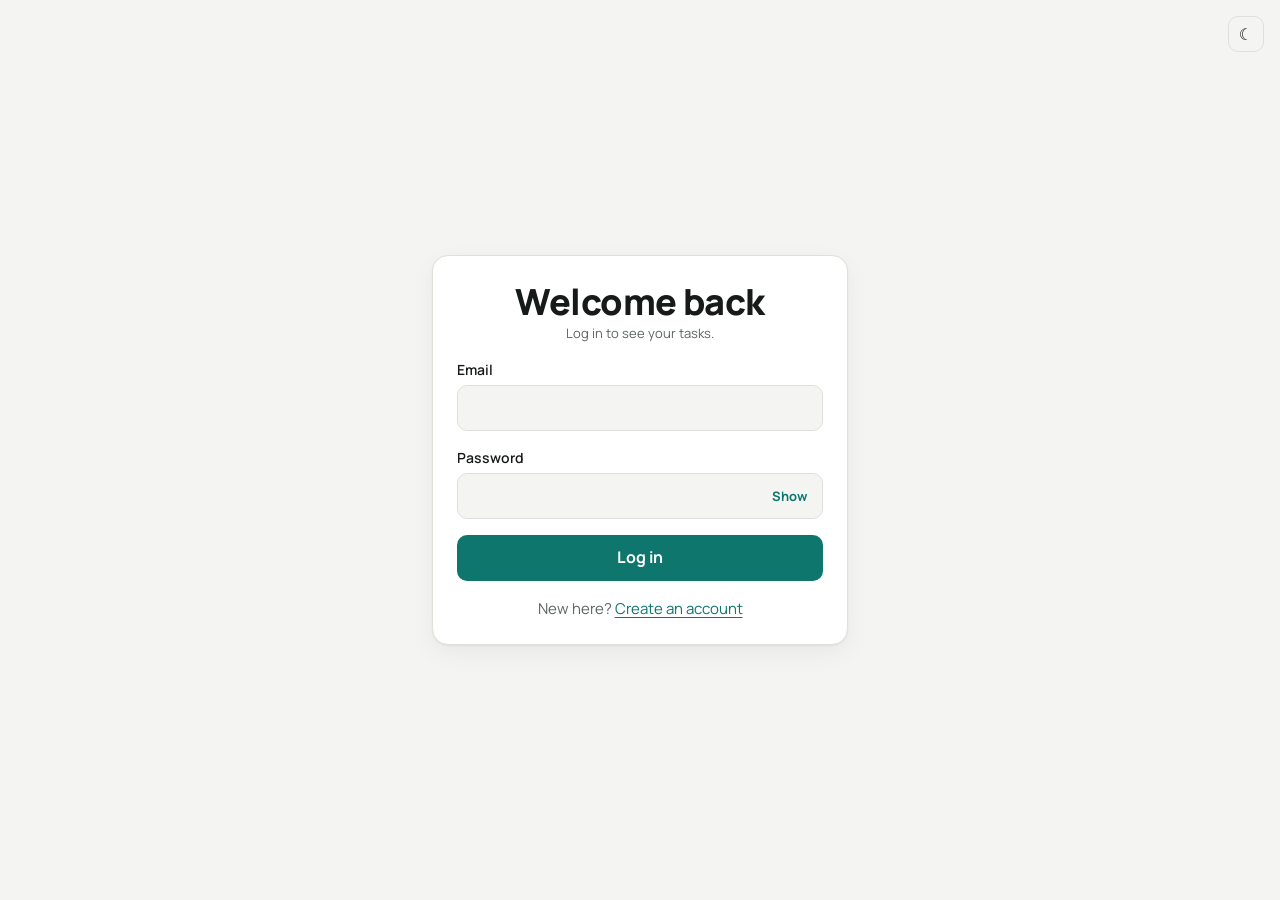
<file: login.html>
<!DOCTYPE html>
<html lang="en">
<head>
  <meta charset="utf-8">
  <meta name="viewport" content="width=device-width, initial-scale=1">
  <title>Log in · Tasklane</title>
  <script src="js/theme.js"></script>
  <link rel="stylesheet" href="css/base.css">
  <link rel="stylesheet" href="css/themes.css">
  <link rel="stylesheet" href="css/layout.css">
  <link rel="stylesheet" href="css/components.css">
  <link rel="stylesheet" href="css/pages.css">
</head>
<body>
  <main class="auth-shell">
    <button class="icon-btn auth-shell__theme" type="button" data-theme-toggle aria-label="Switch theme">
      <span class="icon-moon">☾</span><span class="icon-sun">☀</span>
    </button>

    <section class="card auth-card">
      <div class="auth-card__brand">
        <h1>Welcome back</h1>
        <p class="field__hint">Log in to see your tasks.</p>
      </div>

      <form class="form" action="login" method="post">
        <div class="field">
          <label for="email">Email</label>
          <input class="input" id="email" name="email" type="email" autocomplete="email" required>
        </div>
        <div class="field">
          <label for="password">Password</label>
          <div class="password-wrap">
            <input class="input" id="password" name="password" type="password" autocomplete="current-password" required>
            <button class="password-wrap__toggle" type="button" data-password-toggle="password">Show</button>
          </div>
        </div>
        <button class="btn btn--block" type="submit">Log in</button>
      </form>

      <p class="auth-card__alt">New here? <a href="register.html">Create an account</a></p>
    </section>
  </main>

  <script src="js/password.js"></script>
</body>
</html>
</file>
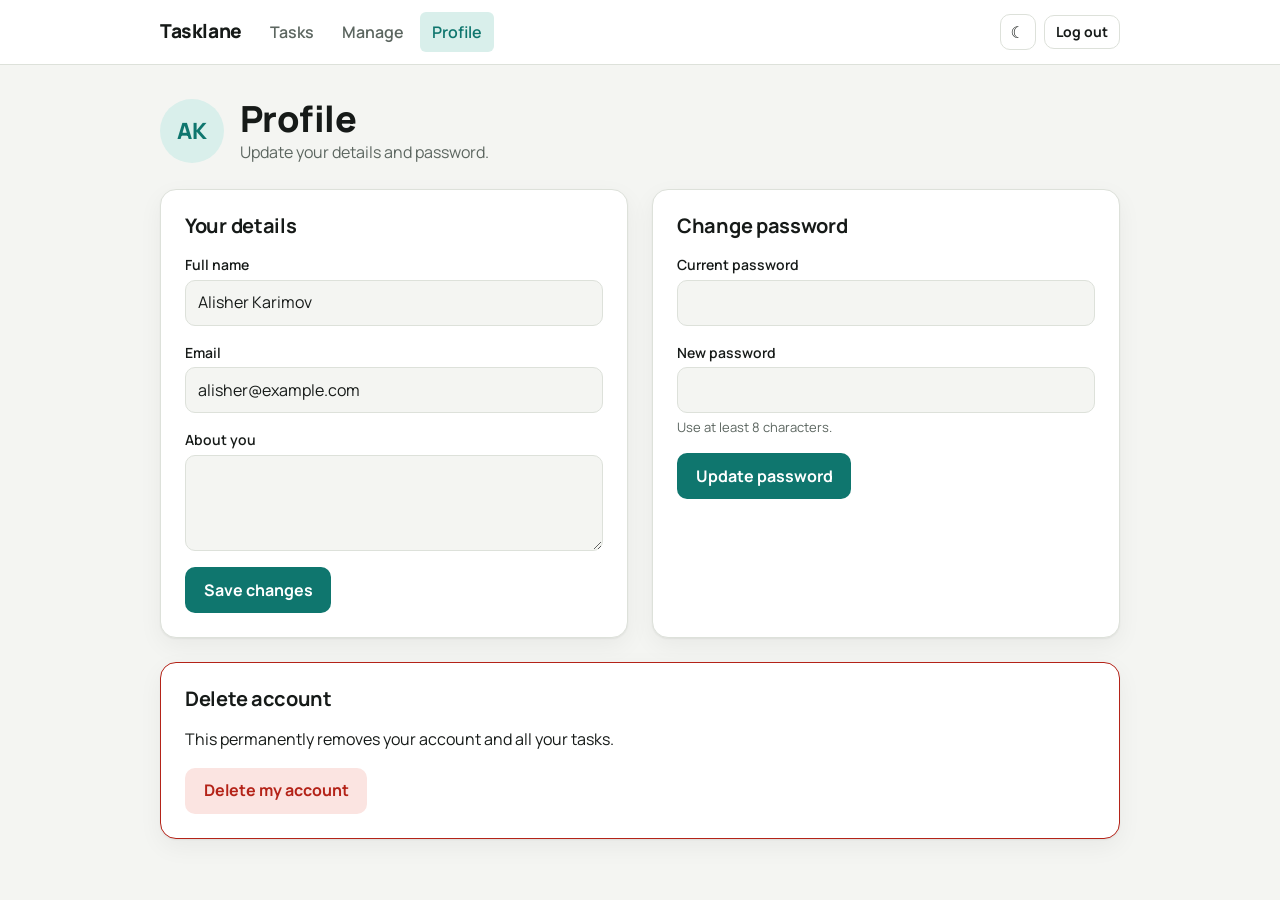
<file: profile.html>
<!DOCTYPE html>
<html lang="en">
<head>
  <meta charset="utf-8">
  <meta name="viewport" content="width=device-width, initial-scale=1">
  <title>Profile · Tasklane</title>
  <script src="js/theme.js"></script>
  <link rel="stylesheet" href="css/base.css">
  <link rel="stylesheet" href="css/themes.css">
  <link rel="stylesheet" href="css/layout.css">
  <link rel="stylesheet" href="css/components.css">
  <link rel="stylesheet" href="css/pages.css">
</head>
<body>
  <header class="site-header">
    <div class="container site-header__inner">
      <a class="brand" href="index.html">Tasklane</a>
      <div class="site-header__menu" id="main-nav">
        <nav class="main-nav" aria-label="Main">
          <a href="index.html">Tasks</a>
          <a href="manage.html">Manage</a>
          <a href="profile.html" aria-current="page">Profile</a>
        </nav>
        <div class="header-actions">
          <button class="icon-btn" type="button" data-theme-toggle aria-label="Switch theme">
            <span class="icon-moon">☾</span><span class="icon-sun">☀</span>
          </button>
          <form action="logout" method="post">
            <button class="btn btn--ghost btn--sm" type="submit">Log out</button>
          </form>
        </div>
      </div>
      <button class="icon-btn nav-toggle" type="button" data-nav-toggle aria-expanded="false" aria-controls="main-nav" aria-label="Open menu">☰</button>
    </div>
  </header>

  <main class="container page">
    <div class="profile-head">
      <div class="avatar" aria-hidden="true">AK</div>
      <div>
        <h1>Profile</h1>
        <p>Update your details and password.</p>
      </div>
    </div>

    <div class="grid-2">
      <section class="card" aria-labelledby="details-title">
        <h2 id="details-title">Your details</h2>
        <form class="form" action="profile/update" method="post">
          <div class="field">
            <label for="full-name">Full name</label>
            <input class="input" id="full-name" name="full_name" type="text" value="Alisher Karimov" required>
          </div>
          <div class="field">
            <label for="email">Email</label>
            <input class="input" id="email" name="email" type="email" value="alisher@example.com" required>
          </div>
          <div class="field">
            <label for="bio">About you</label>
            <textarea class="textarea" id="bio" name="bio"></textarea>
          </div>
          <div class="form-actions">
            <button class="btn" type="submit">Save changes</button>
          </div>
        </form>
      </section>

      <section class="card" aria-labelledby="password-title">
        <h2 id="password-title">Change password</h2>
        <form class="form" action="profile/password" method="post">
          <div class="field">
            <label for="current-password">Current password</label>
            <input class="input" id="current-password" name="current_password" type="password" autocomplete="current-password" required>
          </div>
          <div class="field">
            <label for="new-password">New password</label>
            <input class="input" id="new-password" name="new_password" type="password" autocomplete="new-password" minlength="8" required>
            <p class="field__hint">Use at least 8 characters.</p>
          </div>
          <div class="form-actions">
            <button class="btn" type="submit">Update password</button>
          </div>
        </form>
      </section>
    </div>

    <section class="card card--danger" aria-labelledby="delete-title">
      <h2 id="delete-title">Delete account</h2>
      <p>This permanently removes your account and all your tasks.</p>
      <form action="profile/delete" method="post">
        <button class="btn btn--danger" type="submit">Delete my account</button>
      </form>
    </section>
  </main>

  <script src="js/nav.js"></script>
</body>
</html>
</file>
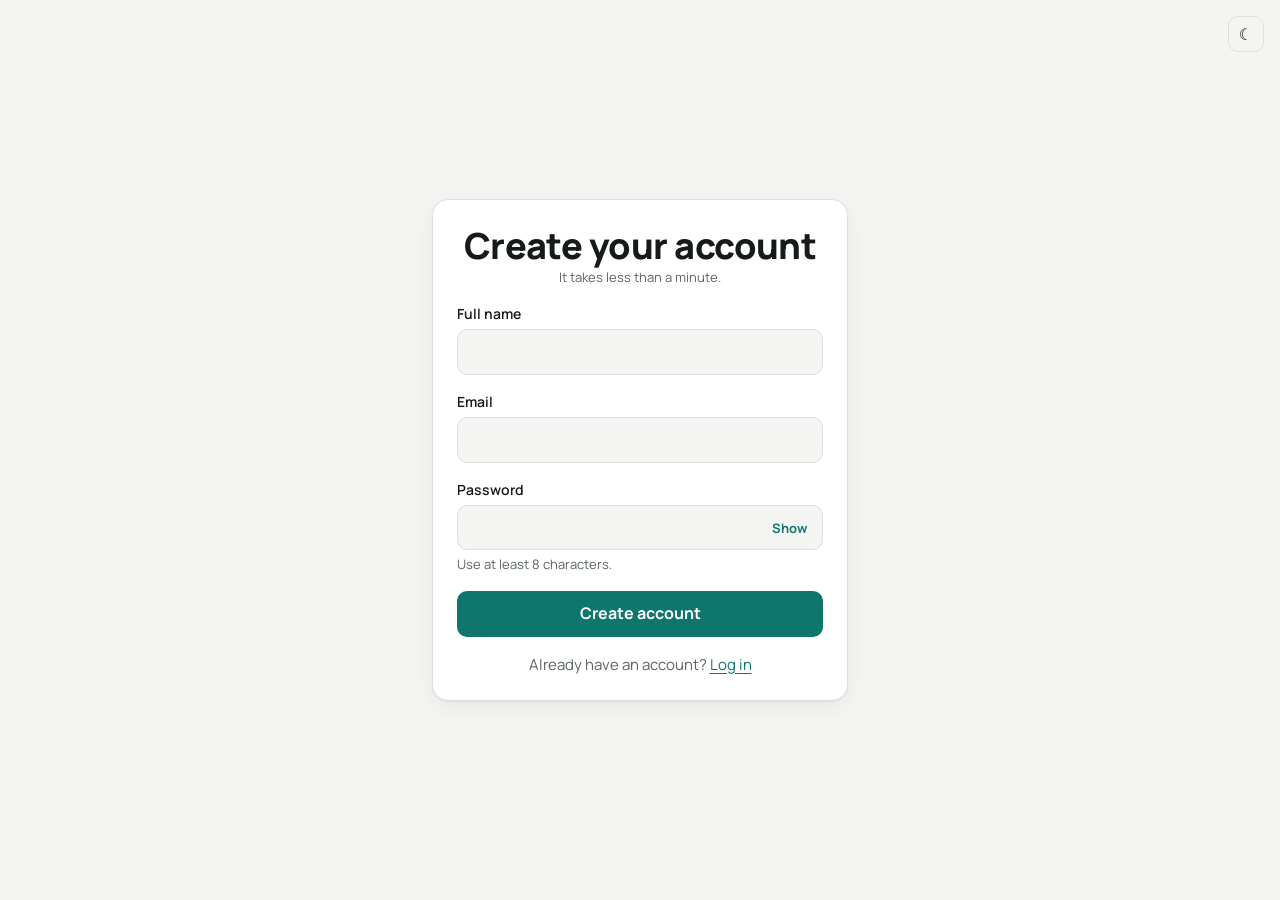
<file: register.html>
<!DOCTYPE html>
<html lang="en">
<head>
  <meta charset="utf-8">
  <meta name="viewport" content="width=device-width, initial-scale=1">
  <title>Create account · Tasklane</title>
  <script src="js/theme.js"></script>
  <link rel="stylesheet" href="css/base.css">
  <link rel="stylesheet" href="css/themes.css">
  <link rel="stylesheet" href="css/layout.css">
  <link rel="stylesheet" href="css/components.css">
  <link rel="stylesheet" href="css/pages.css">
</head>
<body>
  <main class="auth-shell">
    <button class="icon-btn auth-shell__theme" type="button" data-theme-toggle aria-label="Switch theme">
      <span class="icon-moon">☾</span><span class="icon-sun">☀</span>
    </button>

    <section class="card auth-card">
      <div class="auth-card__brand">
        <h1>Create your account</h1>
        <p class="field__hint">It takes less than a minute.</p>
      </div>

      <form class="form" action="register" method="post">
        <div class="field">
          <label for="full-name">Full name</label>
          <input class="input" id="full-name" name="full_name" type="text" autocomplete="name" required>
        </div>
        <div class="field">
          <label for="email">Email</label>
          <input class="input" id="email" name="email" type="email" autocomplete="email" required>
        </div>
        <div class="field">
          <label for="password">Password</label>
          <div class="password-wrap">
            <input class="input" id="password" name="password" type="password" autocomplete="new-password" minlength="8" required>
            <button class="password-wrap__toggle" type="button" data-password-toggle="password">Show</button>
          </div>
          <p class="field__hint">Use at least 8 characters.</p>
        </div>
        <button class="btn btn--block" type="submit">Create account</button>
      </form>

      <p class="auth-card__alt">Already have an account? <a href="login.html">Log in</a></p>
    </section>
  </main>

  <script src="js/password.js"></script>
</body>
</html>
</file>
<file: css/base.css>
/* base.css — design tokens (light theme), reset, typography */

@import url("https://fonts.googleapis.com/css2?family=Manrope:wght@400;500;600;700;800&display=swap");

:root {
  /* Typography */
  --font-sans: "Manrope", system-ui, -apple-system, "Segoe UI", sans-serif;

  /* Colors (light) */
  --bg: #f4f5f2;
  --surface: #ffffff;
  --surface-2: #ecefe9;
  --text: #161a18;
  --text-muted: #5c6660;
  --border: #dde1da;

  --accent: #0f766e;
  --accent-hover: #0b5f58;
  --accent-contrast: #ffffff;
  --accent-soft: #d9efeb;

  --danger: #b42318;
  --danger-soft: #fbe4e1;
  --warning: #9a6700;
  --warning-soft: #fbefcf;
  --success: #1a7f4b;
  --success-soft: #dcf3e5;

  /* Shape & spacing */
  --radius-sm: 6px;
  --radius-md: 10px;
  --radius-lg: 16px;
  --space-1: 0.25rem;
  --space-2: 0.5rem;
  --space-3: 0.75rem;
  --space-4: 1rem;
  --space-5: 1.5rem;
  --space-6: 2rem;
  --space-7: 3rem;

  --shadow: 0 1px 2px rgb(0 0 0 / 0.06), 0 8px 24px rgb(0 0 0 / 0.05);
  --container: 60rem;
  --transition: 150ms ease;
}

*,
*::before,
*::after {
  box-sizing: border-box;
}

html {
  color-scheme: light;
  -webkit-text-size-adjust: 100%;
}

body {
  margin: 0;
  min-height: 100vh;
  font-family: var(--font-sans);
  font-size: 1rem;
  line-height: 1.55;
  color: var(--text);
  background: var(--bg);
}

h1, h2, h3, p, ul, ol, figure, fieldset {
  margin: 0;
  padding: 0;
}

h1, h2, h3 {
  line-height: 1.2;
  letter-spacing: -0.015em;
}

h1 { font-size: clamp(1.75rem, 4vw, 2.25rem); font-weight: 800; }
h2 { font-size: 1.25rem; font-weight: 700; }
h3 { font-size: 1.05rem; font-weight: 600; }

ul, ol { list-style: none; }

a {
  color: var(--accent);
  text-underline-offset: 3px;
}

a:hover { color: var(--accent-hover); }

img, svg { display: block; max-width: 100%; }

button, input, select, textarea { font: inherit; color: inherit; }

:focus-visible {
  outline: 2px solid var(--accent);
  outline-offset: 2px;
}

@media (prefers-reduced-motion: reduce) {
  * { transition: none !important; animation: none !important; }
}
</file>
<file: css/themes.css>
/* themes.css — dark theme overrides. Applied via <html data-theme="dark"> */

[data-theme="dark"] {
  color-scheme: dark;

  --bg: #0e1311;
  --surface: #161d1a;
  --surface-2: #1e2723;
  --text: #e9efec;
  --text-muted: #96a39d;
  --border: #2a3530;

  --accent: #3dd6c3;
  --accent-hover: #6fe6d7;
  --accent-contrast: #06201c;
  --accent-soft: #143530;

  --danger: #ff8a7d;
  --danger-soft: #3a1b18;
  --warning: #f0c25c;
  --warning-soft: #3a2f12;
  --success: #5fd592;
  --success-soft: #142e21;

  --shadow: 0 1px 2px rgb(0 0 0 / 0.4), 0 8px 24px rgb(0 0 0 / 0.3);
}

/* Theme toggle icon: show the icon for the theme you will switch TO */
.icon-sun { display: none; }
[data-theme="dark"] .icon-sun { display: inline; }
[data-theme="dark"] .icon-moon { display: none; }
</file>
<file: css/layout.css>
/* layout.css — page shell, header, navigation, grids */

.container {
  width: min(100% - 2rem, var(--container));
  margin-inline: auto;
}

/* ---------- Header ---------- */
.site-header {
  position: sticky;
  top: 0;
  z-index: 10;
  background: var(--surface);
  border-bottom: 1px solid var(--border);
}

.site-header__inner {
  display: flex;
  align-items: center;
  gap: var(--space-4);
  min-height: 4rem;
}

.brand {
  font-weight: 800;
  font-size: 1.2rem;
  letter-spacing: -0.02em;
  color: var(--text);
  text-decoration: none;
}

.brand:hover { color: var(--text); }

/* Menu = nav links + actions (theme toggle, log out).
   Inline on desktop, a dropdown panel on small screens. */
.site-header__menu {
  display: flex;
  flex: 1;
  align-items: center;
  gap: var(--space-4);
}

.main-nav {
  display: flex;
  gap: var(--space-1);
  margin-right: auto;
}

.main-nav a {
  padding: var(--space-2) var(--space-3);
  border-radius: var(--radius-sm);
  color: var(--text-muted);
  font-weight: 600;
  text-decoration: none;
  transition: background var(--transition), color var(--transition);
}

.main-nav a:hover { background: var(--surface-2); color: var(--text); }

.main-nav a[aria-current="page"] {
  background: var(--accent-soft);
  color: var(--accent);
}

.header-actions {
  display: flex;
  align-items: center;
  gap: var(--space-2);
}

.site-header .nav-toggle { display: none; }

@media (max-width: 40rem) {
  .site-header .nav-toggle { display: inline-flex; margin-left: auto; }

  .site-header__menu {
    display: none;
    position: absolute;
    top: 100%;
    left: 0;
    right: 0;
    flex: none;
    flex-direction: column;
    align-items: stretch;
    gap: var(--space-3);
    padding: var(--space-3) 1rem var(--space-4);
    background: var(--surface);
    border-bottom: 1px solid var(--border);
  }

  .site-header__menu.is-open { display: flex; }

  .main-nav {
    flex-direction: column;
    margin-right: 0;
  }

  .header-actions {
    padding-top: var(--space-3);
    border-top: 1px solid var(--border);
  }
}

/* ---------- Main ---------- */
.page {
  padding-block: var(--space-6) var(--space-7);
  display: grid;
  gap: var(--space-5);
}

.page-head {
  display: flex;
  flex-wrap: wrap;
  align-items: end;
  justify-content: space-between;
  gap: var(--space-3);
}

.page-head p { color: var(--text-muted); }

.grid-2 {
  display: grid;
  gap: var(--space-5);
  grid-template-columns: repeat(auto-fit, minmax(18rem, 1fr));
}

/* ---------- Auth shell ---------- */
.auth-shell {
  min-height: 100vh;
  display: grid;
  place-items: center;
  padding: var(--space-5) 1rem;
  position: relative;
}

.auth-shell__theme {
  position: absolute;
  top: var(--space-4);
  right: var(--space-4);
}
</file>
<file: css/components.css>
/* components.css — reusable UI pieces: buttons, forms, cards, badges */

/* ---------- Buttons ---------- */
.btn {
  display: inline-flex;
  align-items: center;
  justify-content: center;
  gap: var(--space-2);
  padding: 0.6rem 1.1rem;
  border: 1px solid transparent;
  border-radius: var(--radius-md);
  background: var(--accent);
  color: var(--accent-contrast);
  font-weight: 700;
  text-decoration: none;
  cursor: pointer;
  transition: background var(--transition), border-color var(--transition);
}

.btn:hover { background: var(--accent-hover); color: var(--accent-contrast); }

.btn--ghost {
  background: transparent;
  color: var(--text);
  border-color: var(--border);
}

.btn--ghost:hover { background: var(--surface-2); color: var(--text); }

.btn--danger {
  background: var(--danger-soft);
  color: var(--danger);
  border-color: transparent;
}

.btn--danger:hover { background: var(--danger); color: var(--surface); }

.btn--sm { padding: 0.35rem 0.7rem; font-size: 0.875rem; }
.btn--block { width: 100%; }

.icon-btn {
  display: inline-flex;
  align-items: center;
  justify-content: center;
  width: 2.25rem;
  height: 2.25rem;
  border: 1px solid var(--border);
  border-radius: var(--radius-md);
  background: transparent;
  cursor: pointer;
  transition: background var(--transition);
}

.icon-btn:hover { background: var(--surface-2); }

/* ---------- Cards ---------- */
.card {
  padding: var(--space-5);
  background: var(--surface);
  border: 1px solid var(--border);
  border-radius: var(--radius-lg);
  box-shadow: var(--shadow);
}

.card > * + * { margin-top: var(--space-4); }
.card__title + p { margin-top: var(--space-1); color: var(--text-muted); }
.card--danger { border-color: var(--danger); }

/* ---------- Forms ---------- */
.form { display: grid; gap: var(--space-4); }

.field { display: grid; gap: var(--space-1); }

.field label {
  font-size: 0.875rem;
  font-weight: 600;
}

.field__hint { font-size: 0.8125rem; color: var(--text-muted); }

.input,
.select,
.textarea {
  width: 100%;
  padding: 0.6rem 0.75rem;
  background: var(--bg);
  border: 1px solid var(--border);
  border-radius: var(--radius-md);
  transition: border-color var(--transition), box-shadow var(--transition);
}

.input:focus,
.select:focus,
.textarea:focus {
  outline: none;
  border-color: var(--accent);
  box-shadow: 0 0 0 3px var(--accent-soft);
}

.textarea { min-height: 6rem; resize: vertical; }

.form-row {
  display: grid;
  gap: var(--space-4);
  grid-template-columns: repeat(auto-fit, minmax(10rem, 1fr));
}

.form-actions { display: flex; flex-wrap: wrap; gap: var(--space-2); }

.password-wrap { position: relative; }
.password-wrap .input { padding-right: 4.5rem; }

.password-wrap__toggle {
  position: absolute;
  top: 50%;
  right: 0.5rem;
  transform: translateY(-50%);
  padding: 0.2rem 0.5rem;
  border: 0;
  background: transparent;
  color: var(--accent);
  font-size: 0.8125rem;
  font-weight: 700;
  cursor: pointer;
}

/* ---------- Badges ---------- */
.badge {
  display: inline-block;
  padding: 0.1rem 0.55rem;
  border-radius: 999px;
  background: var(--surface-2);
  color: var(--text-muted);
  font-size: 0.75rem;
  font-weight: 700;
}

.badge--high { background: var(--danger-soft); color: var(--danger); }
.badge--medium { background: var(--warning-soft); color: var(--warning); }
.badge--low { background: var(--success-soft); color: var(--success); }

/* ---------- Avatar ---------- */
.avatar {
  display: grid;
  place-items: center;
  width: 4rem;
  height: 4rem;
  border-radius: 50%;
  background: var(--accent-soft);
  color: var(--accent);
  font-size: 1.4rem;
  font-weight: 800;
}
</file>
<file: css/pages.css>
/* pages.css — styles specific to individual pages */

/* ---------- Auth (login / register) ---------- */
.auth-card { width: min(100%, 26rem); }
.auth-card__brand { text-align: center; }
.auth-card__alt { text-align: center; font-size: 0.9375rem; color: var(--text-muted); }

/* ---------- Task list (index) ---------- */
.filter-form {
  display: grid;
  gap: var(--space-3);
  grid-template-columns: repeat(auto-fit, minmax(9rem, 1fr));
  align-items: end;
}

.filter-form .field--search { grid-column: span 2; }

@media (max-width: 40rem) {
  .filter-form .field--search { grid-column: auto; }
}

.task-list { display: grid; gap: var(--space-3); }

.task {
  display: flex;
  align-items: flex-start;
  gap: var(--space-4);
  padding: var(--space-4);
  background: var(--surface);
  border: 1px solid var(--border);
  border-radius: var(--radius-md);
}

.task__body { flex: 1; min-width: 0; }
.task__title { font-weight: 700; }
.task__desc { color: var(--text-muted); font-size: 0.9375rem; }

.task__meta {
  display: flex;
  flex-wrap: wrap;
  align-items: center;
  gap: var(--space-2);
  margin-top: var(--space-2);
  font-size: 0.8125rem;
  color: var(--text-muted);
}

.task--done .task__title {
  text-decoration: line-through;
  color: var(--text-muted);
}

/* Round check button (a submit button inside a form) */
.check {
  width: 1.5rem;
  height: 1.5rem;
  margin-top: 0.1rem;
  padding: 0;
  border: 2px solid var(--border);
  border-radius: 50%;
  background: transparent;
  cursor: pointer;
  transition: border-color var(--transition), background var(--transition);
}

.check:hover { border-color: var(--accent); }

.check--on {
  border-color: var(--accent);
  background: var(--accent)
    url("data:image/svg+xml,%3Csvg xmlns='http://www.w3.org/2000/svg' viewBox='0 0 24 24' fill='none' stroke='white' stroke-width='3.5' stroke-linecap='round' stroke-linejoin='round'%3E%3Cpath d='M5 12.5l4.5 4.5L19 7.5'/%3E%3C/svg%3E")
    center / 70% no-repeat;
}

.empty {
  padding: var(--space-6);
  text-align: center;
  color: var(--text-muted);
  border: 1px dashed var(--border);
  border-radius: var(--radius-md);
}

/* ---------- Management ---------- */
.manage-item {
  background: var(--surface);
  border: 1px solid var(--border);
  border-radius: var(--radius-md);
}

.manage-item__row {
  display: flex;
  flex-wrap: wrap;
  align-items: center;
  gap: var(--space-3);
  padding: var(--space-3) var(--space-4);
}

.manage-item__title { flex: 1; min-width: 10rem; font-weight: 600; }
.manage-item__actions { display: flex; gap: var(--space-2); align-items: center; }

.manage-item details summary {
  list-style: none;
  cursor: pointer;
}

.manage-item details summary::-webkit-details-marker { display: none; }

.manage-item__edit {
  padding: var(--space-4);
  border-top: 1px solid var(--border);
}

/* ---------- Profile ---------- */
.profile-head {
  display: flex;
  align-items: center;
  gap: var(--space-4);
}

.profile-head p { color: var(--text-muted); }
</file>
